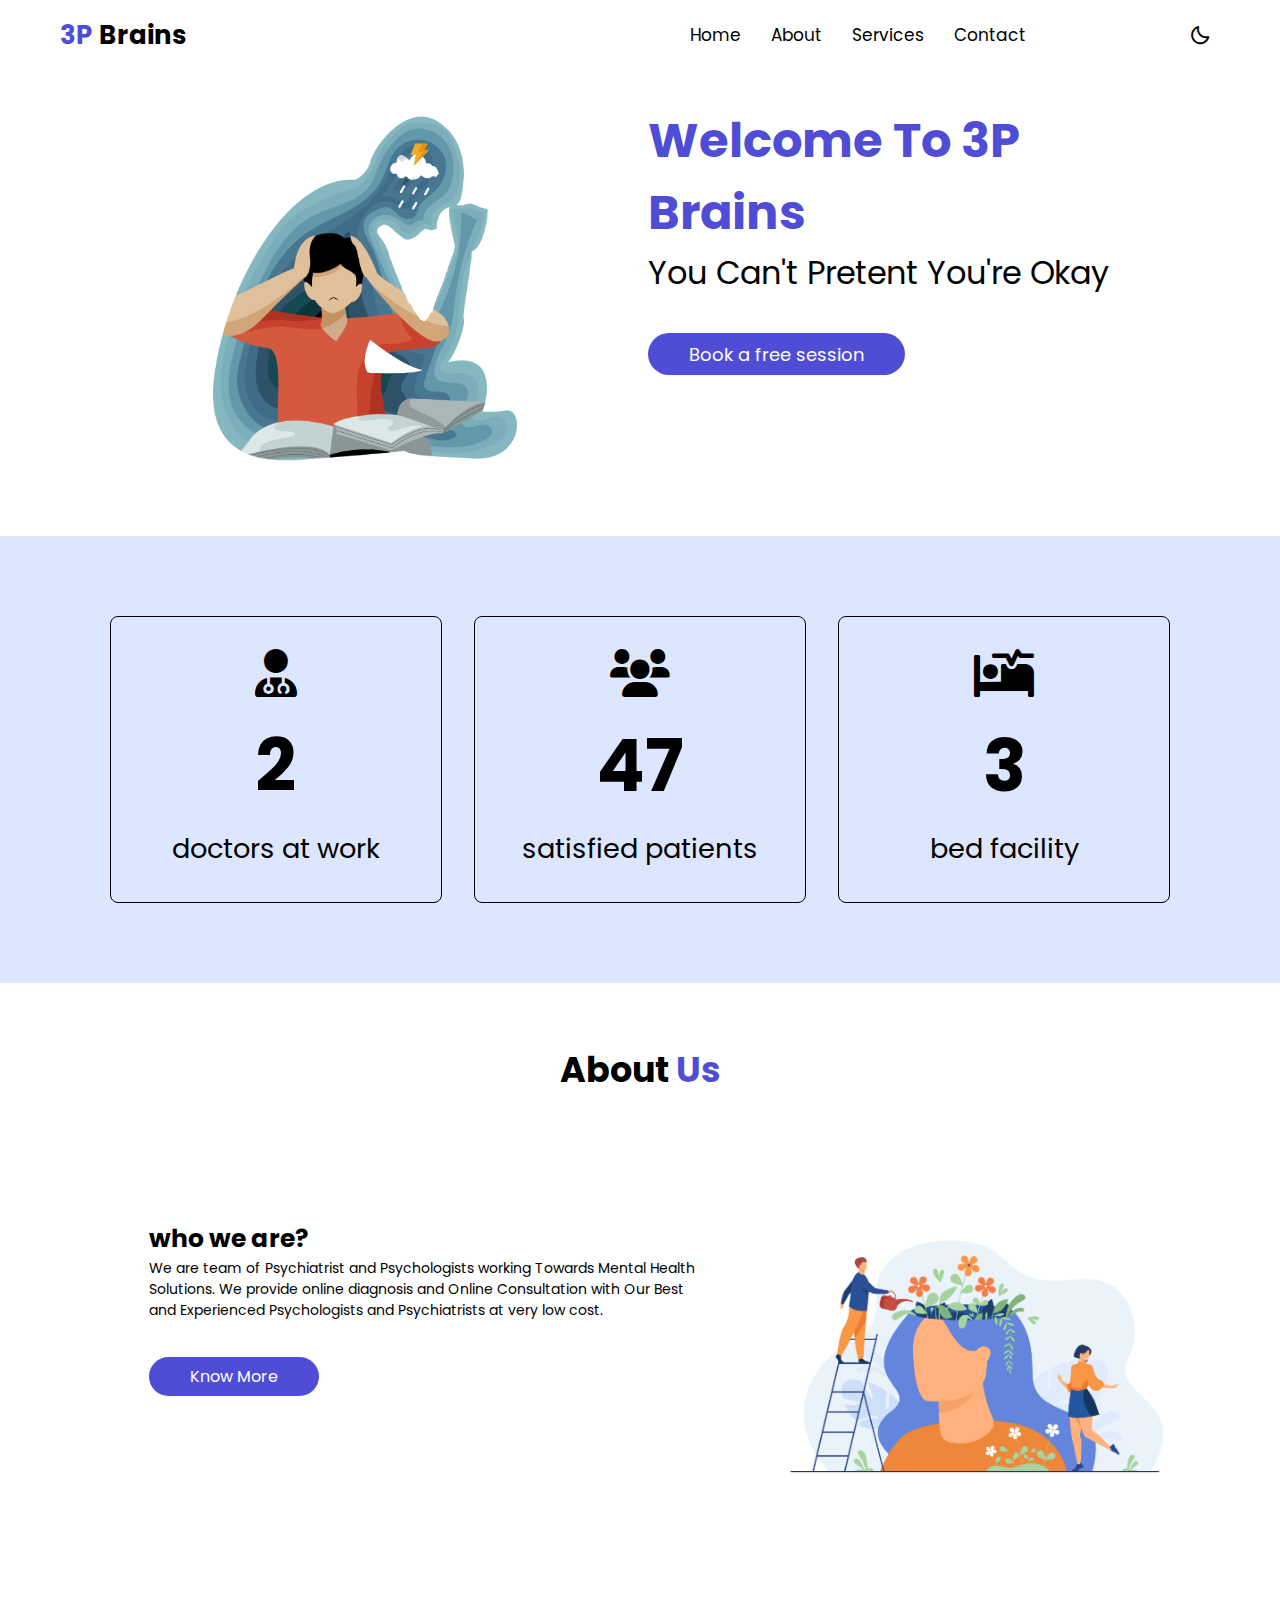
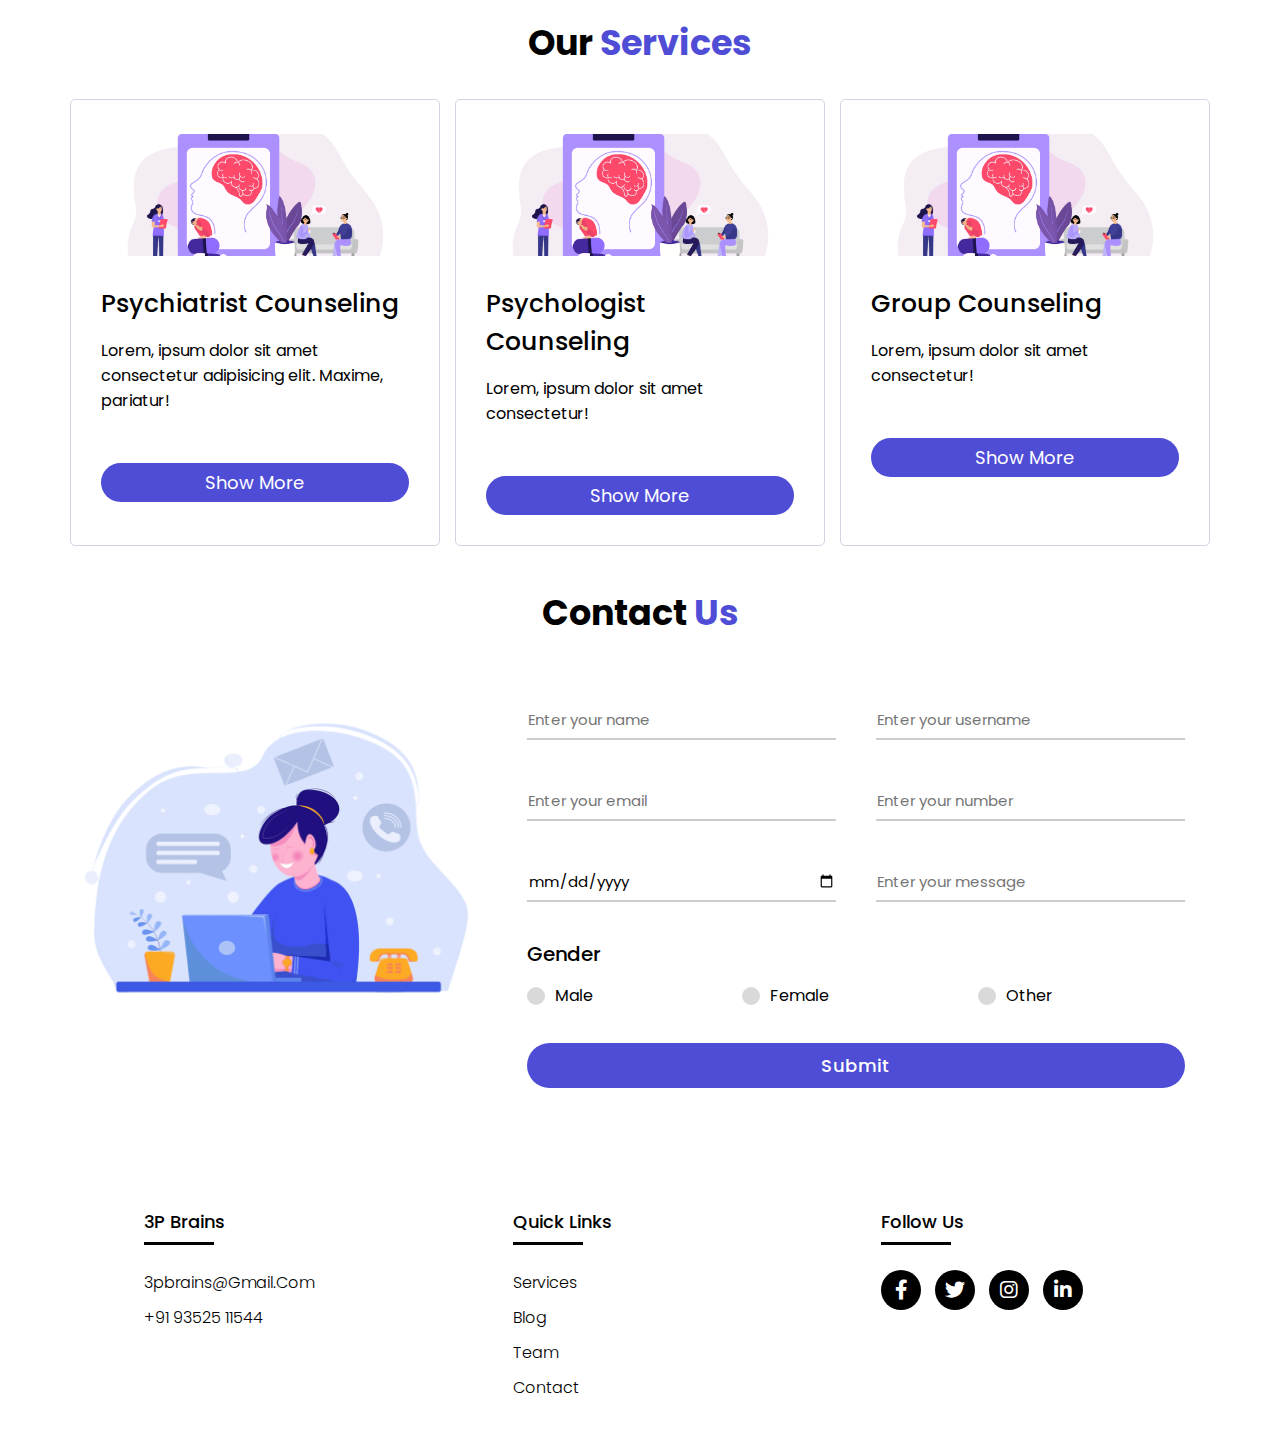
<file: index.html>
<!DOCTYPE html>
<!-- === Coding by CodingLab | www.codinglabweb.com === -->
<html lang="en">

<head>
    <meta charset="UTF-8">
    <meta http-equiv="X-UA-Compatible" content="IE=edge">
    <meta name="viewport" content="width=device-width, initial-scale=1.0">

    <!-- ===== CSS ===== -->
    <link rel="stylesheet" href="css/style.css">

    <link rel="stylesheet" href="./css/responsive.css">

    <!-- ===== Boxicons CSS ===== -->
    <link href='https://unpkg.com/boxicons@2.1.1/css/boxicons.min.css' rel='stylesheet'>
    <link rel="stylesheet" href="https://cdnjs.cloudflare.com/ajax/libs/font-awesome/6.0.0/css/all.min.css"
        integrity="sha512-9usAa10IRO0HhonpyAIVpjrylPvoDwiPUiKdWk5t3PyolY1cOd4DSE0Ga+ri4AuTroPR5aQvXU9xC6qOPnzFeg=="
        crossorigin="anonymous" referrerpolicy="no-referrer" />


        <link rel="icon" type="image/x-icon" href="./images/3P.png">
    <title>3P Brains | Healthcare Plateform | Home</title>
</head>

<body>
    <nav>
        <div class="nav-bar">
            <i class='bx bx-menu sidebarOpen'></i>
            <a href="" class="logo navLogo">3P <span>Brains</span></a>

            <div class="menu">
                <div class="logo-toggle">
                    <a href="" class="logo navLogo">3P <span>Brains</span></a>
                    <i class='bx bx-x siderbarClose'></i>
                </div>

                <ul class="nav-links">
                    <li><a href="#" class="active1">Home</a></li>
                    <li><a href="#about">About</a></li>
                    <li><a href="#services">Services</a></li>
                    <li><a href="#contact">Contact</a></li>
                </ul>
            </div>

            <div class="darkLight">
                <div class="dark-light">
                    <i class='bx bx-moon moon'></i>
                    <i class='bx bx-sun sun'></i>
                </div>
            </div>
        </div>
    </nav>
    <!-- ======================================================home section starts here ================================================ -->
    <section class="home" id="home">
        <div class="image">
            <img src="images/Removal-564.png" alt="">
        </div>
        <div class="content">
            <h3>Welcome To 3P Brains </h3>
            <p>You Can't Pretent You're Okay</p>
            <a href="test_box/box.html" target="_blank" class="btn">Book a free session</a>
        </div>
    </section>
    <!-- ======================================================= -->

    <!-- icons section starts  -->
    <div class="icon-1">

        <section class="icons-container">
            <div class="icons">
                <i class="fas fa-user-md"></i>
                <h3 class="num" data-val="10">00</h3>
                <p>doctors at work</p>
            </div>

            <div class="icons">
                <i class="fas fa-users"></i>
                <h3 class="num" data-val="250">000</h3>
                <p>satisfied patients</p>
            </div>

            <div class="icons">
                <i class="fas fa-procedures"></i>
                <h3 class="num" data-val="15">000</h3>
                <p>bed facility</p>
            </div>

        </section>
    </div>
    <!-- icons section ends -->
    <div class="about-sec">
        <section class="container1" id="about">
            <h1>About <span>Us</span></h1>
            <section class="about">
                <div class="content">
                    <h5>who we are?</h5>
                    <p>We are team of Psychiatrist and Psychologists working Towards Mental Health Solutions. We provide online diagnosis and Online Consultation with Our Best and Experienced Psychologists and Psychiatrists at very low cost.
                    </p>
                    <a href="test_box/box.html" target="_blank" class="btn">Know More</a>
                </div>
                <div class="image">
                    <img src="images/pic.jpg" alt="">
                </div>
            </section>
        </section>
    </div>


    <!-- ====================================== about section====================================== -->




    <!-- ================================================= -->
    


    <div class="blog" id="services">
        <section class="container1 container">
            <h1>Our <span>Services</span></h1>
            <div class="container">
                <div class="main-card1">
                    <div class="cards">
                        <div class="card1">
                            <div class="content">
                                <div class="img">
                                    <img src="images/5568psychiatrist.jpg" alt="">
                                </div>
                                <div class="details">
                                    <div class="title">Psychiatrist Counseling</div>
                                    <div class="job">Lorem, ipsum dolor sit amet consectetur adipisicing elit. Maxime,
                                        pariatur!</div>
                                </div>
                                <a class="btn" href="3p blogs/blog.html" target="_blank">Show More</a>
                            </div>
                        </div>
                        <div class="card1">
                            <div class="content">
                                <div class="img">
                                    <img src="images/5568psychiatrist.jpg" alt="">
                                </div>
                                <div class="details">
                                    <div class="title">Psychologist Counseling</div>
                                    <div class="job">Lorem, ipsum dolor sit amet consectetur!</div>
                                </div>
                                <a class="btn" href="">Show More</a>
                            </div>
                        </div>
                        <div class="card1">
                            <div class="content">
                                <div class="img">
                                    <img src="images/5568psychiatrist.jpg" alt="">
                                </div>
                                <div class="details">
                                    <div class="title">Group Counseling</div>
                                    <div class="job">Lorem, ipsum dolor sit amet consectetur!</div>
                                </div>
                                <a class="btn" href="">Show More</a>
                            </div>
                        </div>
                    </div>
                </div>
            </div>
    </div>
    </div>
    </section>
    </div>


    <!-- ====================Contact section starts here======================= -->
    <div class="contact" id="contact">
        <h1>Contact <span>Us</span></h1>
        <div class="contact-container">

            <div class="contact-content">
                <div class="image-box">
                    <img src="images/contact.png" alt="">
                </div>
                <form action="#">
                    <div class="user-details">
                        <div class="input-box">
                            <!-- <span class="details">Full Name</span> -->
                            <input type="text" placeholder="Enter your name" name="Name" required>
                        </div>
                        <div class="input-box">
                            <!-- <span class="details">Username</span> -->
                            <input type="text" placeholder="Enter your username" name="username" required>
                        </div>
                        <div class="input-box">
                            <!-- <span class="details">Email</span> -->
                            <input type="text" placeholder="Enter your email" name="email" required>
                        </div>
                        <div class="input-box">
                            <!-- <span class="details">Phone Number</span> -->
                            <input type="tel" placeholder="Enter your number" name="mobile" required>
                        </div>
                        <div class="input-box">
                            <!-- <span class="details">Date Of Birth</span> -->
                            <input type="date" placeholder="Enter your dob" name="dob">
                        </div>
                        <div class="input-box">
                            <!-- <span class="details">Message</span> -->
                            <input type="text" placeholder="Enter your message" name="message">
                        </div>

                    </div>

                    <div class="gender-details">
                        <input type="radio" name="gender" id="dot-1">
                        <input type="radio" name="gender" id="dot-2">
                        <input type="radio" name="gender" id="dot-3">
                        <span class="gender-title">Gender</span>
                        <div class="category">
                            <label for="dot-1">
                                <span class="dot one"></span>
                                <span class="gender">Male</span>
                            </label>
                            <label for="dot-2">
                                <span class="dot two"></span>
                                <span class="gender">Female</span>
                            </label>
                            <label for="dot-3">
                                <span class="dot three"></span>
                                <span class="gender">Other</span>
                            </label>
                        </div>
                    </div>
                    <div class="button">
                        <input type="submit" value="Submit">
                    </div>
                </form>
            </div>
        </div>
    </div>
    <!-- ====================Contact section ends here======================= -->

    <!-- ==================<footer================================= -->

    <footer class="footer">
        <div class="container2">
            <div class="row">
                <div class="footer-col">
                    <h4>3P Brains</h4>
                    <ul>
                        <li><a href="mailto:3pbrains@gmail.com" target="_blank">3pbrains@gmail.com</a></li>
                        <li><a href="tel:+91 93525 11544"> +91 93525 11544</a></li>
                        <li><a href="#"> </a></li>
                        <li><a href="#"> </a></li>
                    </ul>
                </div>
                <!-- <div class="footer-col">
                        <h4>get help</h4>
                        <ul>
                            <li><a href="#">FAQ</a></li>
                            <li><a href="#">shipping</a></li>
                            <li><a href="#">returns</a></li>
                            <li><a href="#">order status</a></li>
                            <li><a href="#">payment options</a></li>
                        </ul>
                    </div> -->
                <div class="footer-col">
                    <h4>Quick Links</h4>
                   

                    <ul>
                        <li><a href="#services">Services</a></li>
                        <li><a href="blogs/blog.html" target="_blank">Blog</a></li>
                        <li><a href="our_team/team.html">Team</a></li>
                        <li><a href="">Contact</a></li>
                    </ul>
                </div>
                <div class="footer-col">
                    <h4>follow us</h4>
                    <div class="social-links">
                        <a href="#"><i class="fab fa-facebook-f"></i></a>
                        <a href="#"><i class="fab fa-twitter"></i></a>
                        <a href="#"><i class="fab fa-instagram"></i></a>
                        <a href="#"><i class="fab fa-linkedin-in"></i></a>
                    </div>
                </div>
            </div>
        </div>
    </footer>




    <script src="script.js"></script>

</body>

</html>
</file>
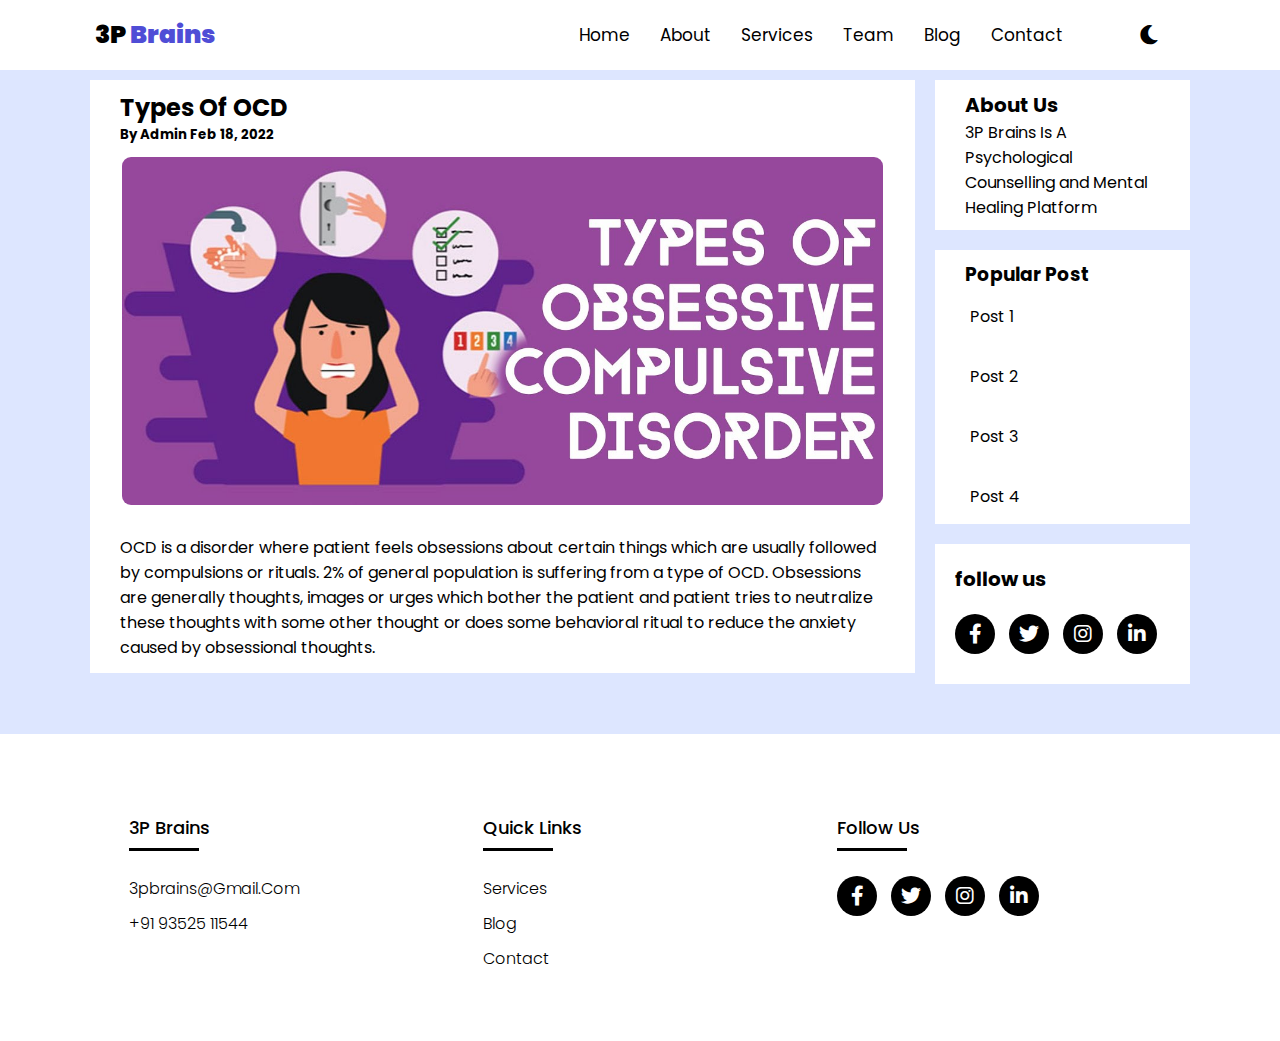
<file: 3p blogs/blog.html>
<!DOCTYPE html>
<html lang="en">

<head>
    <meta charset="UTF-8">
    <meta http-equiv="X-UA-Compatible" content="IE=edge">
    <meta name="viewport" content="width=device-width, initial-scale=1.0">
    <link rel="stylesheet" href="css/style.css">
    <link rel="stylesheet" href="css/responsive.css">
    <link rel="stylesheet" href="https://cdnjs.cloudflare.com/ajax/libs/font-awesome/6.0.0/css/all.min.css"
        integrity="sha512-9usAa10IRO0HhonpyAIVpjrylPvoDwiPUiKdWk5t3PyolY1cOd4DSE0Ga+ri4AuTroPR5aQvXU9xC6qOPnzFeg=="
        crossorigin="anonymous" referrerpolicy="no-referrer" />
    <link href='https://unpkg.com/boxicons@2.1.1/css/boxicons.min.css' rel='stylesheet'>


    <title>3P Brains | Healthcare Plateform</title>
</head>


<body>
    <nav>
        <div class="nav-bar">

            <i class='bx bx-menu sidebarOpen'></i>
            <a href="../index.html" class="logo navLogo">3P <span>Brains</span></a>
            <div class="menu">
                <div class="logo-toggle">
                    <span class="logo"><a href="#">3P Brains</a></span>
                    <i class='bx bx-x siderbarClose'></i>
                </div>

                <ul class="nav-links">
                    <li><a href="../index.html">Home</a></li>
                    <li><a href="#about">About</a></li>
                    <li><a href="#Services">Services</a></li>
                    <li><a href="../index.html#team">Team</a></li>
                    <li><a href="#blog">Blog</a></li>
                    <li><a href="#">Contact</a></li>
                </ul>
            </div>

            <div class="darkLight">
                <div class="dark-light">
                    <i class="fa-solid fa-moon"></i>
                    <i class="fa-solid fa-sun"></i>

                </div>

            </div>
        </div>
        </div>
    </nav>
<!-- ==============================navbar ends here=========================================== -->



<div class="body">
    <div class="main-main">
    <div class="row">
      <div class="leftcolumn">
    
        <div class="card1">
          <h2>Types Of OCD</h2>
          <h5>By Admin Feb 18, 2022</h5>
          <div class="post-img">
            <img src="images/ocd-types.jpg" alt="">
          </div>
          <p>
            OCD is a disorder where patient feels obsessions about certain things which are usually followed by compulsions or rituals. 
            2% of general population is suffering from a type of OCD.
            Obsessions are generally thoughts, images or urges which bother the patient and patient tries to neutralize these thoughts with some other thought or does some behavioral ritual to reduce the anxiety caused by obsessional thoughts.
          </p>

          <h4>
            There are many types of OCD –
          </h4>

          <ol>
            1.	AGGRESSIVE OBSESSIONS & COMPULSIONS <br>
            2.	CONTAMINATION OBSESSIONS <br>
            3.	SEXUAL OBSESSIONS <br>
            4.	RELIGIOUS OBSESSIONS <br>
            5.	OBSESSION WITH NEED FOR SYMMETRY OR EXACTNESS <br>
          </ol>

          <h4>
            1. AGGRESSIVE OBSESSIONS & COMPULSIONS –
          </h4>

        <ul>
            <li>Fear might harm others</li>
            <li>Fear might harm others</li>
            <li>Violent or horrific images</li>
            <li>Fear of blurting out obscenities or insults </li>
            <li>Fear of doing something else embarrassing </li>
            <li>Fear will act on unwanted impulses </li>
            <li>Fear will steal things s</li>
            <li>Fear will harm others because not careful enough </li>
        </ul>

        <h4>
           2. CONTAMINATION OBSESSIONS – 
          </h4>

        <ul>
            <li>Fear might harm others</li>
            <li>Violent or horrific images</li>
            <li>Violent or horrific images</li>
            <li>Violent or horrific images</li>
            <li>Violent or horrific images</li>
            <li>Violent or horrific images</li>
            <li>Violent or horrific images</li>
            <li>Violent or horrific images</li>
        </ul>

        <h4>
            3.	SEXUAL OBSESSIONS –
          </h4>

        <ul>
            <li>Fear might harm others</li>
            <li>Violent or horrific images</li>
            <li>Violent or horrific images</li>
            <li>Violent or horrific images</li>
            <li>Violent or horrific images</li>
            <li>Violent or horrific images</li>
            <li>Violent or horrific images</li>
            <li>Violent or horrific images</li>
        </ul>

        <h4>
            4.	RELIGIOUS OBSESSIONS –
          </h4>

        <ul>
            <li>Fear might harm others</li>
            <li>Violent or horrific images</li>
            <li>Violent or horrific images</li>
            <li>Violent or horrific images</li>
            <li>Violent or horrific images</li>
            <li>Violent or horrific images</li>
            <li>Violent or horrific images</li>
            <li>Violent or horrific images</li>
        </ul>

        <h4>
            5.	OBSESSION WITH NEED FOR SYMMETRY OR EXACTNESS –
          </h4>

        <ul>
            <li>Fear might harm others</li>
            <li>Violent or horrific images</li>
            <li>Violent or horrific images</li>
            <li>Violent or horrific images</li>
            <li>Violent or horrific images</li>
            <li>Violent or horrific images</li>
            <li>Violent or horrific images</li>
            <li>Violent or horrific images</li>
        </ul>







        </div>
      </div>
      <div class="rightcolumn">
        <div class="card2">
          <h2>About Us</h2>
          <div class="about-sec"></div>
          <p>3P Brains Is A Psychological Counselling and Mental Healing Platform</p>
        </div>
        <div class="card2">
          <h3>Popular Post</h3>
          <div class="posts">Post 1</div><br>
          <div class="posts">Post 2</div><br>

          <div class="posts">Post 3</div><br>
          <div class="posts">Post 4</div>
        </div>
        <div class="follow-card">
            <h4>follow us</h4>
            <div class="social-links">
                <a href="#"><i class="fab fa-facebook-f"></i></a>
                <a href="#"><i class="fab fa-twitter"></i></a>
                <a href="#"><i class="fab fa-instagram"></i></a>
                <a href="#"><i class="fab fa-linkedin-in"></i></a>
        </div>
        </div>
      </div>
    </div>
    </div>
    </div>
    
    
    
    
    
   

<!-- ==================<footer================================= -->

    <footer class="footer">
        <div class="container2">
            <div class="row">
                <div class="footer-col">
                    <h4>3P Brains</h4>
                    <ul>
                        <li><a href="mailto:3pbrains@gmail.com"   target="_blank">3pbrains@gmail.com</a></li>
                        <li><a href="tel:+91 93525 11544"> +91 93525 11544</a></li>
                        <li><a href="#"> </a></li>
                        <li><a href="#"> </a></li>
                    </ul>
                </div>
                <div class="footer-col">
                    <h4>Quick Links</h4>
                    <ul>
                        <li><a href="#">Services</a></li>
                        <li><a href="#">Blog</a></li>
                        <li><a href="#">Contact</a></li>
                    </ul>
                </div>
                <div class="footer-col">
                    <h4>follow us</h4>
                    <div class="social-links">
                        <a href="#"><i class="fab fa-facebook-f"></i></a>
                        <a href="#"><i class="fab fa-twitter"></i></a>
                        <a href="#"><i class="fab fa-instagram"></i></a>
                        <a href="#"><i class="fab fa-linkedin-in"></i></a>
                    </div>
                </div>
            </div>
        </div>
    </footer>
    <script src="js/web.js"></script>

</body>

</html>
</file>
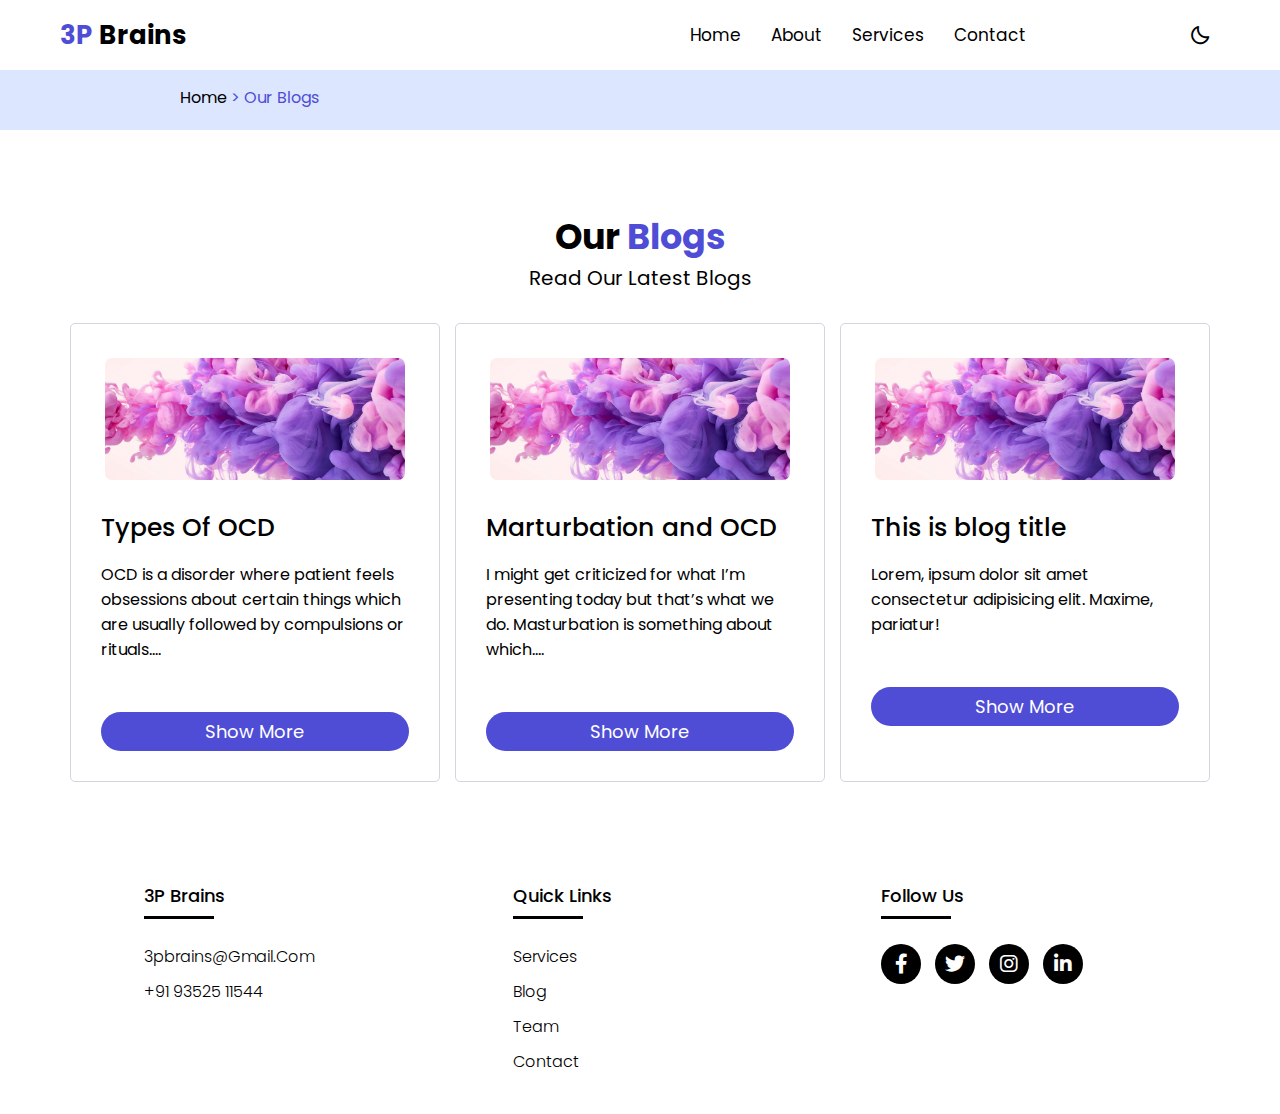
<file: blogs/blog.html>
<!DOCTYPE html>
<html lang="en">
<head>
    <meta charset="UTF-8">
    <meta http-equiv="X-UA-Compatible" content="IE=edge">
    <meta name="viewport" content="width=device-width, initial-scale=1.0">
    <title>Our Blogs</title>
    <link rel="stylesheet" href="../css/style.css">
    <link rel="stylesheet" href="../css/responsive.css">

    <link href='https://unpkg.com/boxicons@2.1.1/css/boxicons.min.css' rel='stylesheet'>
    <link rel="stylesheet" href="https://cdnjs.cloudflare.com/ajax/libs/font-awesome/6.0.0/css/all.min.css"
        integrity="sha512-9usAa10IRO0HhonpyAIVpjrylPvoDwiPUiKdWk5t3PyolY1cOd4DSE0Ga+ri4AuTroPR5aQvXU9xC6qOPnzFeg=="
        crossorigin="anonymous" referrerpolicy="no-referrer" />


    <link rel="icon" type="image/x-icon" href="../images/3P.png">

</head>
<body>
        <!-- ========================================================= -->
        <nav>
            <div class="nav-bar">
                <i class='bx bx-menu sidebarOpen'></i>
                <a href="../index.html" class="logo navLogo">3P <span>Brains</span></a>
    
                <div class="menu">
                    <div class="logo-toggle">
                        <a href="" class="logo navLogo">3P <span>Brains</span></a>
                        <i class='bx bx-x siderbarClose'></i>
                    </div>
    
                    <ul class="nav-links">
                        <li><a href="../index.html">Home</a></li>
                        <li><a href="../index.html#about">About</a></li>
                        <li><a href="../index.html#services">Services</a></li>
                        <li><a href="../index.html#contact">Contact</a></li>
                    </ul>
                </div>
    
                <div class="darkLight">
                    <div class="dark-light">
                        <i class='bx bx-moon moon'></i>
                        <i class='bx bx-sun sun'></i>
                    </div>
                </div>
            </div>
        </nav>
    
        <div class="head-blog">
         <a href="../index.html">Home</a><span> > Our Blogs
         </span>
        </div>

    <div class="blog" id="blog">
        <section class="container1 container">
            <h1>Our <span>Blogs</span></h1>
            <p>Read Our Latest Blogs</p>
            <div class="container">
                <div class="main-card1">
                    <div class="cards">
                        <div class="card1">
                            <div class="content">
                                <div class="img">
                                    <img src="../images/blog.jpg" alt="">
                                </div>
                                <div class="details">
                                    <div class="title">Types Of OCD</div>
                                    <div class="job">OCD is a disorder where patient feels obsessions about certain things which are usually followed by compulsions or rituals....</div>
                                </div>
                                <a class="btn" href="../blog_main/blog.html" target="_blank">Show More</a>
                            </div>
                        </div>
                        <div class="card1">
                            <div class="content">
                                <div class="img">
                                    <img src="../images/blog.jpg" alt="">
                                </div>
                                <div class="details">
                                    <div class="title">Marturbation and OCD</div>
                                    <div class="job">I might get criticized for what I’m presenting today but that’s what we do. Masturbation is something about which....</div>
                                </div>
                                <a class="btn" href="">Show More</a>
                            </div>
                        </div>
                        <div class="card1">
                            <div class="content">
                                <div class="img">
                                    <img src="../images/blog.jpg" alt="">
                                </div>
                                <div class="details">
                                    <div class="title">This is blog title</div>
                                    <div class="job">Lorem, ipsum dolor sit amet consectetur adipisicing elit. Maxime,
                                        pariatur!</div>
                                </div>
                                <a class="btn" href="">Show More</a>
                            </div>
                        </div>
                    </div>
                </div>
            </div>
    </div>
    </div>
    </section>
    </div>




    <!-- ==================<footer================================= -->

        <footer class="footer">
            <div class="container2">
                <div class="row">
                    <div class="footer-col">
                        <h4>3P Brains</h4>
                        <ul>
                            <li><a href="mailto:3pbrains@gmail.com" target="_blank">3pbrains@gmail.com</a></li>
                            <li><a href="tel:+91 93525 11544"> +91 93525 11544</a></li>
                            <li><a href="#"> </a></li>
                            <li><a href="#"> </a></li>
                        </ul>
                    </div>
                    <!-- <div class="footer-col">
                            <h4>get help</h4>
                            <ul>
                                <li><a href="#">FAQ</a></li>
                                <li><a href="#">shipping</a></li>
                                <li><a href="#">returns</a></li>
                                <li><a href="#">order status</a></li>
                                <li><a href="#">payment options</a></li>
                            </ul>
                        </div> -->
                    <div class="footer-col">
                        <h4>Quick Links</h4>
                        <ul>
                            <li><a href="#services">Services</a></li>
                            <li><a href="../blogs/blog.html">Blog</a></li>
                            <li><a href="../our_team/team.html" target="_blank">Team</a></li>
                            <li><a href="">Contact</a></li>
                        </ul>
                    </div>
                    <div class="footer-col">
                        <h4>follow us</h4>
                        <div class="social-links">
                            <a href="#"><i class="fab fa-facebook-f"></i></a>
                            <a href="#"><i class="fab fa-twitter"></i></a>
                            <a href="#"><i class="fab fa-instagram"></i></a>
                            <a href="#"><i class="fab fa-linkedin-in"></i></a>
                        </div>
                    </div>
                </div>
            </div>
        </footer>

    <script src="../script.js"></script>
</body>
</html>
</file>
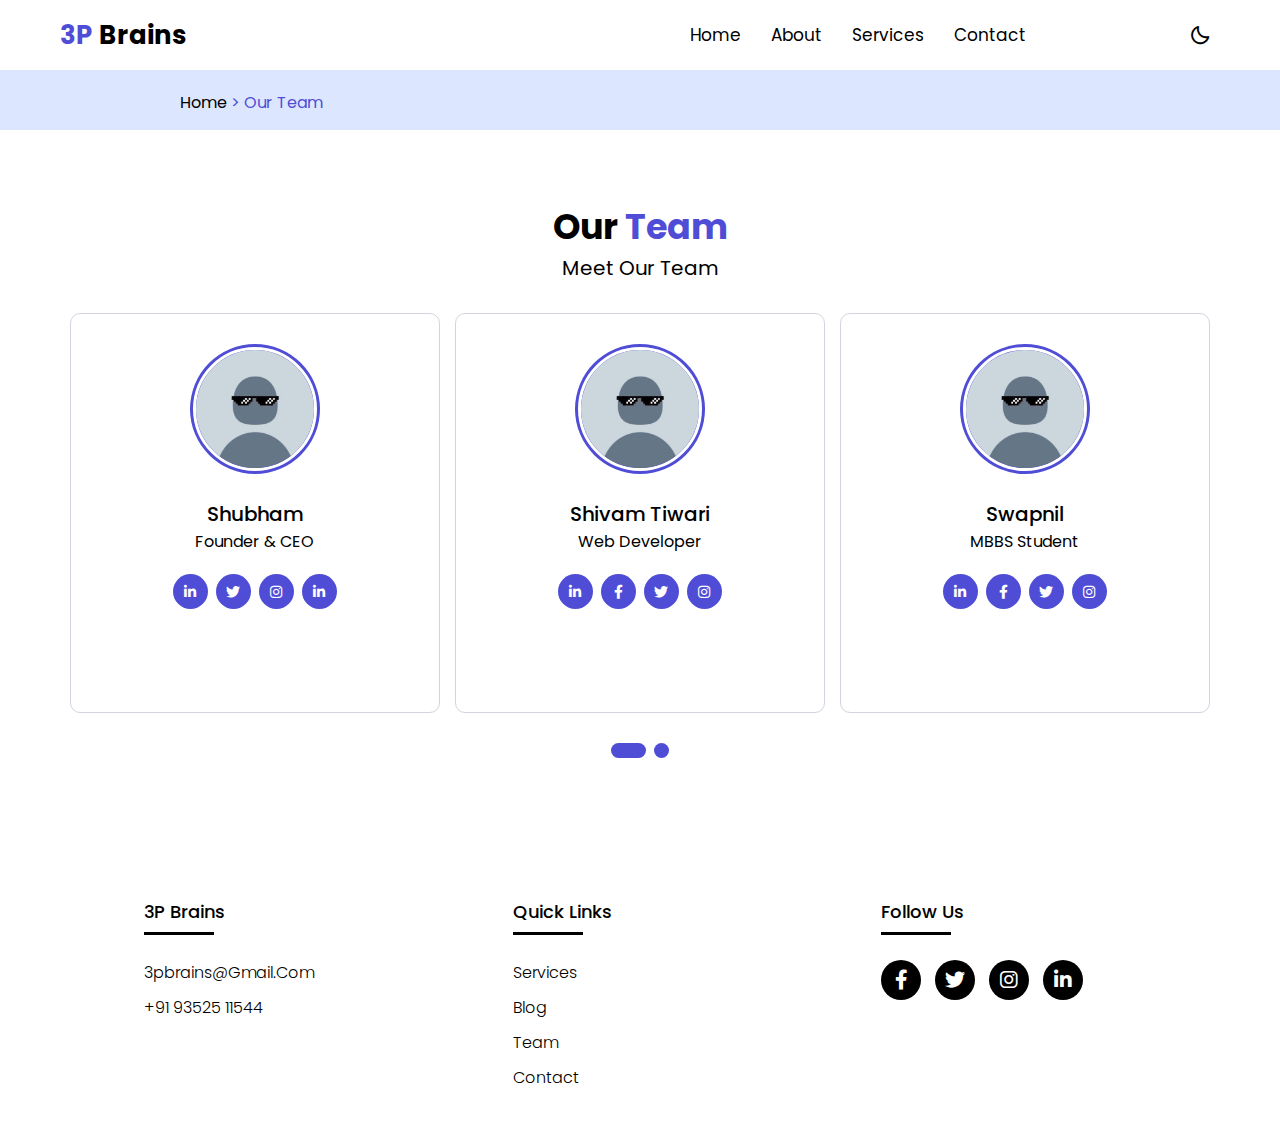
<file: our_team/team.html>
<!DOCTYPE html>
<html lang="en">

<head>
    <meta charset="UTF-8">
    <meta http-equiv="X-UA-Compatible" content="IE=edge">
    <meta name="viewport" content="width=device-width, initial-scale=1.0">
    <title>Our Team</title>
    <link rel="stylesheet" href="../css/style.css">
    <link rel="stylesheet" href="../css/responsive.css">
    <link href='https://unpkg.com/boxicons@2.1.1/css/boxicons.min.css' rel='stylesheet'>

    <link rel="stylesheet" href="https://cdnjs.cloudflare.com/ajax/libs/font-awesome/6.0.0/css/all.min.css"
        integrity="sha512-9usAa10IRO0HhonpyAIVpjrylPvoDwiPUiKdWk5t3PyolY1cOd4DSE0Ga+ri4AuTroPR5aQvXU9xC6qOPnzFeg=="
        crossorigin="anonymous" referrerpolicy="no-referrer">
    <link rel="icon" type="image/x-icon" href="../images/3P.png">

</head>

<body>

    <!-- ========================================================= -->
    <nav>
        <div class="nav-bar">
            <i class='bx bx-menu sidebarOpen'></i>
            <a href="../index.html" class="logo navLogo">3P <span>Brains</span></a>

            <div class="menu">
                <div class="logo-toggle">
                    <a href="" class="logo navLogo">3P <span>Brains</span></a>
                    <i class='bx bx-x siderbarClose'></i>
                </div>

                <ul class="nav-links">
                    <li><a href="../index.html">Home</a></li>
                    <li><a href="../index.html#about">About</a></li>
                    <li><a href="../index.html#services">Services</a></li>
                    <li><a href="../index.html#contact">Contact</a></li>
                </ul>
            </div>

            <div class="darkLight">
                <div class="dark-light">
                    <i class='bx bx-moon moon'></i>
                    <i class='bx bx-sun sun'></i>
                </div>
            </div>
        </div>
    </nav>

    <div class="head">
        <a href="../index.html">Home</a><span> > Our Team</span>
    </div>

    <div class="team" id="team">
        <section class="container1">
            <h1>Our <span>Team</span></h1>
            <p>Meet Our Team</p>
            <div class="container">
                <input type="radio" name="dot" id="one">
                <input type="radio" name="dot" id="two">
                <div class="main-card">
                    <div class="cards">
                        <div class="card">
                            <div class="content">
                                <div class="img">
                                    <img src="../images/dp.jpg" alt="">
                                </div>
                                <div class="details">
                                    <div class="name">Shubham</div>
                                    <div class="job">Founder & CEO</div>
                                </div>
                                <div class="media-icons">

                                    <a href=""><i class="fab fa-linkedin-in"></i></a>
                                    <a href="#"><i class="fab fa-twitter"></i></a>
                                    <a href="#"><i class="fab fa-instagram"></i></a>
                                    <a href=""><i class="fab fa-linkedin-in"></i></a>
                                </div>
                            </div>
                        </div>
                        <div class="card">
                            <div class="content">
                                <div class="img">
                                    <img src="../images/dp.jpg" alt="">
                                </div>
                                <div class="details">
                                    <div class="name">Shivam Tiwari</div>
                                    <div class="job">Web Developer</div>
                                </div>
                                <div class="media-icons">
                                    <a href=""><i class="fab fa-linkedin-in"></i></a>
                                    <a href="#"><i class="fab fa-facebook-f"></i></a>
                                    <a href="#"><i class="fab fa-twitter"></i></a>
                                    <a href="#"><i class="fab fa-instagram"></i></a>

                                </div>
                            </div>
                        </div>
                        <div class="card">
                            <div class="content">
                                <div class="img">
                                    <img src="../images/dp.jpg" alt="">
                                </div>
                                <div class="details">
                                    <div class="name">Swapnil</div>
                                    <div class="job">MBBS Student</div>
                                </div>
                                <div class="media-icons">
                                    <a href=""><i class="fab fa-linkedin-in"></i></a>
                                    <a href="#"><i class="fab fa-facebook-f"></i></a>
                                    <a href="#"><i class="fab fa-twitter"></i></a>
                                    <a href="#"><i class="fab fa-instagram"></i></a>


                                </div>
                            </div>
                        </div>
                    </div>
                    <div class="cards">
                        <div class="card">
                            <div class="content">
                                <div class="img">
                                    <img src="../images/dp.jpg" alt="">
                                </div>
                                <div class="details">
                                    <div class="name">4</div>
                                    <div class="job">Your job</div>
                                </div>
                                <div class="media-icons">
                                    <a href=""><i class="fab fa-linkedin-in"></i></a>
                                    <a href="#"><i class="fab fa-facebook-f"></i></a>
                                    <a href="#"><i class="fab fa-twitter"></i></a>
                                    <a href="#"><i class="fab fa-instagram"></i></a>

                                </div>
                            </div>
                        </div>
                        <div class="card">
                            <div class="content">
                                <div class="img">
                                    <img src="../images/dp.jpg" alt="">
                                </div>
                                <div class="details">
                                    <div class="name"> 5</div>
                                    <div class="job">Your job</div>
                                </div>
                                <div class="media-icons">
                                    <a href=""><i class="fab fa-linkedin-in"></i></a>
                                    <a href="#"><i class="fab fa-facebook-f"></i></a>
                                    <a href="#"><i class="fab fa-twitter"></i></a>
                                    <a href="#"><i class="fab fa-instagram"></i></a>

                                </div>
                            </div>
                        </div>
                        <div class="card">
                            <div class="content">
                                <div class="img">
                                    <img src="../images/dp.jpg" alt="">
                                </div>
                                <div class="details">
                                    <div class="name">6</div>
                                    <div class="job">Your job</div>
                                </div>
                                <div class="media-icons">
                                    <a href=""><i class="fab fa-linkedin-in"></i></a>
                                    <a href="#"><i class="fab fa-facebook-f"></i></a>
                                    <a href="#"><i class="fab fa-twitter"></i></a>
                                    <a href="#"><i class="fab fa-instagram"></i></a>

                                </div>
                            </div>
                        </div>
                    </div>
                </div>
                <div class="button">
                    <label for="one" class=" active one"></label>
                    <label for="two" class="two"></label>
                </div>
            </div>

        </section>
    </div>


    <!-- ==================<footer================================= -->

    <footer class="footer">
        <div class="container2">
            <div class="row">
                <div class="footer-col">
                    <h4>3P Brains</h4>
                    <ul>
                        <li><a href="mailto:3pbrains@gmail.com" target="_blank">3pbrains@gmail.com</a></li>
                        <li><a href="tel:+91 93525 11544"> +91 93525 11544</a></li>
                        <li><a href="#"> </a></li>
                        <li><a href="#"> </a></li>
                    </ul>
                </div>
                <!-- <div class="footer-col">
                            <h4>get help</h4>
                            <ul>
                                <li><a href="#">FAQ</a></li>
                                <li><a href="#">shipping</a></li>
                                <li><a href="#">returns</a></li>
                                <li><a href="#">order status</a></li>
                                <li><a href="#">payment options</a></li>
                            </ul>
                        </div> -->
                <div class="footer-col">
                    <h4>Quick Links</h4>
                    <ul>
                        <li><a href="#services">Services</a></li>
                        <li><a href="../blogs/blog.html">Blog</a></li>
                        <li><a href="../our_team/team.html" target="_blank">Team</a></li>
                        <li><a href="">Contact</a></li>
                    </ul>
                </div>
                <div class="footer-col">
                    <h4>follow us</h4>
                    <div class="social-links">
                        <a href="#"><i class="fab fa-facebook-f"></i></a>
                        <a href="#"><i class="fab fa-twitter"></i></a>
                        <a href="#"><i class="fab fa-instagram"></i></a>
                        <a href="#"><i class="fab fa-linkedin-in"></i></a>
                    </div>
                </div>
            </div>
        </div>
    </footer>

    <!-- ================================================= -->
    <script src="../script.js"></script>
</body>

</html>
</file>
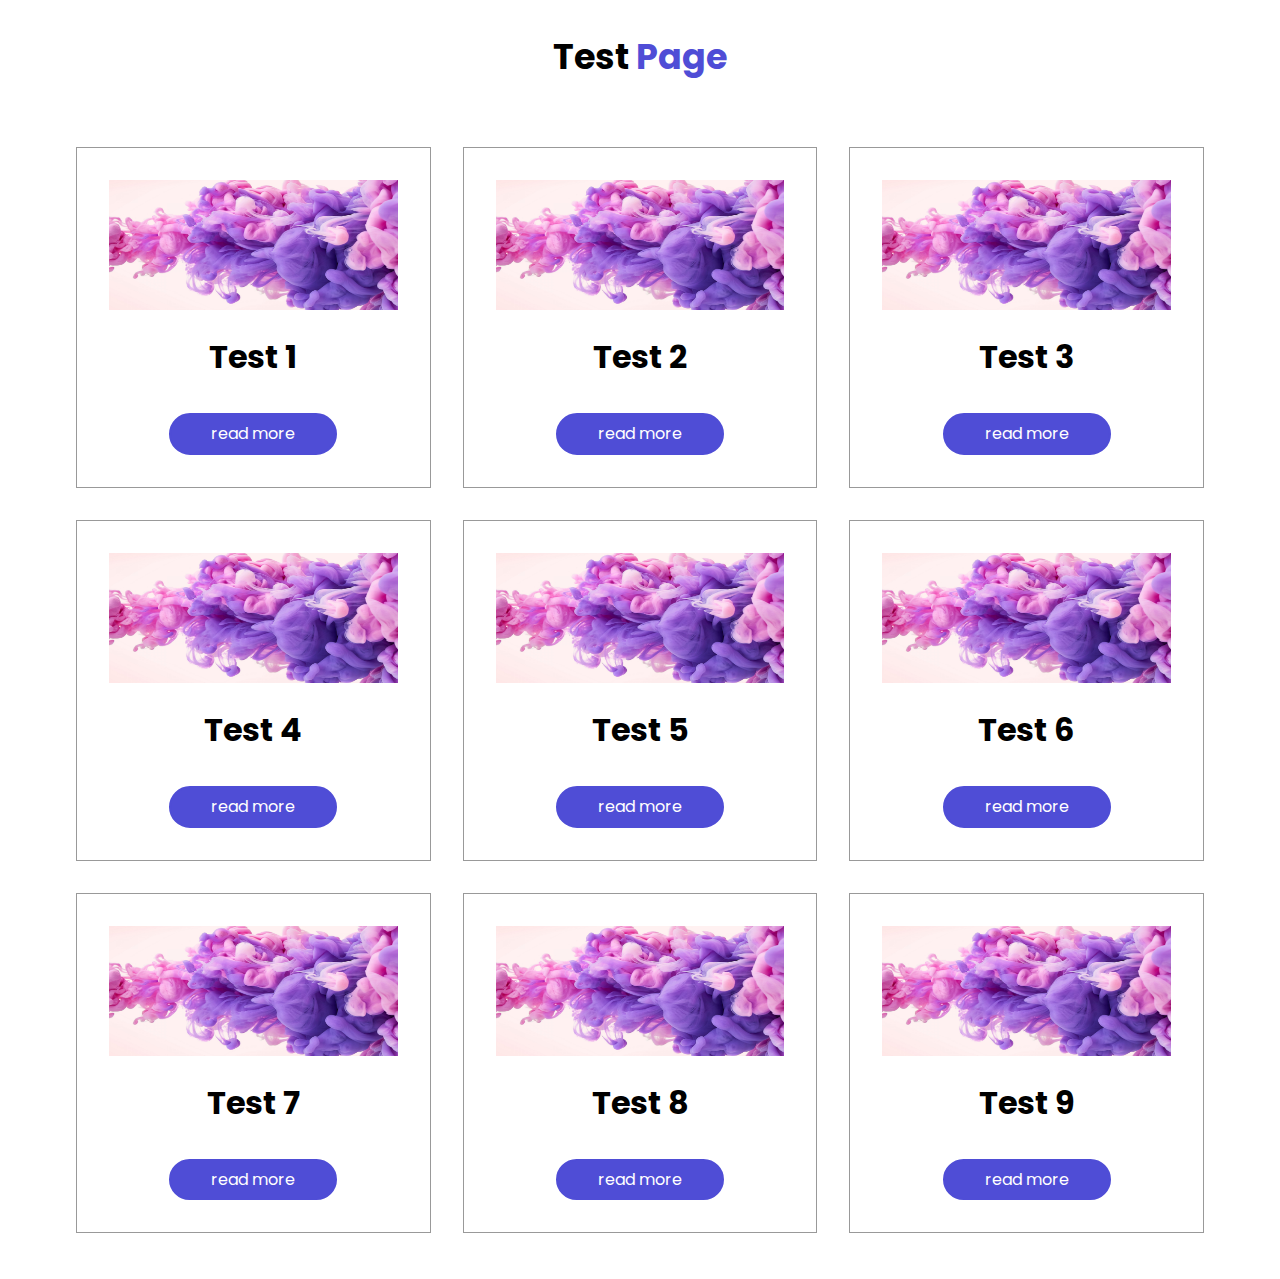
<file: test_box/box.html>
<!DOCTYPE html>
<html lang="en">
<head>
    <meta charset="UTF-8">
    <meta http-equiv="X-UA-Compatible" content="IE=edge">
    <meta name="viewport" content="width=device-width, initial-scale=1.0">
    <title>Test Page</title>
    <link rel="stylesheet" href="../css/style.css">
    <link rel="stylesheet" href="../css/responsive.css">
    <link rel="stylesheet" href="box.css">

</head>
<body>
    
<div class="home">
        <section class="container1 team service" id="service">
            <h1>Test <span>Page</span></h1>
    <div class="box-container">

        <div class="box">
            <img src="../images/blog.jpg" alt="">
            <h3>Test 1</h3>
            <a href="#" class="btn">read more</a>
        </div>

        <div class="box">
            <img src="../images/blog.jpg" alt="">
            <h3>Test 2</h3>
            <a href="#" class="btn">read more</a>
        </div>

        <div class="box">
            <img src="../images/blog.jpg" alt="">
            <h3>Test 3</h3>
            <a href="#" class="btn">read more</a>
        </div>

        <div class="box">
            <img src="../images/blog.jpg" alt="">
            <h3>Test 4</h3>
            <a href="#" class="btn">read more</a>
        </div>

        <div class="box">
            <img src="../images/blog.jpg" alt="">
            <h3>Test 5</h3>
            <a href="#" class="btn">read more</a>
        </div>

        <div class="box">
            <img src="../images/blog.jpg" alt="">
            <h3>Test 6</h3>
            <a href="#" class="btn">read more</a>
        </div>

        <div class="box">
            <img src="../images/blog.jpg" alt="">
            <h3>Test 7</h3>
            <a href="#" class="btn">read more</a>
        </div>

        <div class="box">
            <img src="../images/blog.jpg" alt="">
            <h3>Test 8</h3>
            <a href="#" class="btn">read more</a>
        </div>

        <div class="box">
            <img src="../images/blog.jpg" alt="">
            <h3>Test 9</h3>
            <a href="#" class="btn">read more</a>
        </div>
    </div>
</section>
</div>

</body>
</html>
</file>
<file: css/style.css>
/* ===== Google Font Import - Poppins ===== */
@import url('https://fonts.googleapis.com/css2?family=Poppins:wght@300;400;500;600&display=swap');

*{
    margin: 0;
    padding: 0;
    box-sizing: border-box;
    font-family: 'Poppins', sans-serif;
    transition: all 0.5s ease;;
}


/* ===== Colours ===== */

:root {
    --body-color: #dde6ff;
    --nav-color: #fff;
    --text-color: rgb(0, 0, 0);
    --hover-color: rgb(79, 77, 214);
    --span-color: rgb(98, 0, 255);
    --border-coloe: #d4d4e1;
    --icon-bg: rgb(75, 75, 218);
    --icon-color: #fff;
    --body-light: #fff;
    --static-color: rgb(79, 77, 214);
  }
  
  body.dark {
    --body-color: #18191a;
    --nav-color: #242526;
    --text-color: #fff;
    --hover-color: rgb(0, 255, 55);
    --static-color: rgb(0, 255, 55);
    --border-coloe: #fff;
    --icon-color: rgb(0, 0, 0);
    --body-light: rgb(0, 0, 0);
  }

  .btn {
    display: inline-block;
    margin-top: 1rem;
    padding: 0.4rem 2.5rem;
    font-size: 1rem;
    color: var(--yellow);
    border: 0.2rem solid var(--yellow);
    cursor: pointer;
    background: none;
    text-decoration: none;
  }
  h1 {
    font-size: 35px;
  }
  p {
    font-size: 20px;
  }



nav{
    position: fixed;
    top: 0;
    left: 0;
    height: 70px;
    width: 100%;
    background-color: var(--nav-color);
    z-index: 100;
}


nav .nav-bar{
    position: relative;
    height: 100%;
    max-width: 1200px;
    width: 100%;
    background-color: var(--nav-color);
    margin: 0 auto;
    padding: 0 20px;
    display: flex;
    align-items: center;
    justify-content: space-between;
}

nav .nav-bar .sidebarOpen{
    color: var(--text-color);
    font-size: 25px;
    padding: 5px;
    cursor: pointer;
    display: none;
}

nav .nav-bar .logo a{
    font-size: 25px;
    font-weight: 500;
    color: var(--text-color);
    text-decoration: none;
}

.menu .logo-toggle{
    display: none;
}

.nav-bar .nav-links{
    display: flex;
    align-items: center;
}

.nav-bar .nav-links li{
    margin: 0 5px;
    list-style: none;
}

.nav-links li a{
    position: relative;
    font-size: 17px;
    font-weight: 400;
    color: var(--text-color);
    text-decoration: none;
    padding: 10px;
}
.nav-bar ul{
    margin-right:-350px ;
}
.nav-bar a{
  font-size: 26px;
  font-weight: 700;
  color: var(--hover-color);
  text-decoration: none;
}
.nav-bar a span{
  color: var(--text-color);
}
.nav-bar a:hover{
  color: var(--hover-color);
}

.nav-bar .darkLight{
    display: flex;
    align-items: center;
}

.darkLight .dark-light{
    height: 40px;
    width: 40px;
    display: flex;
    align-items: center;
    justify-content: center;
    
}

.dark-light i{
    position: absolute;
    color: var(--text-color);
    font-size: 22px;
    cursor: pointer;
    transition: all 0.3s ease;
}

.dark-light i.sun{
    opacity: 0;
    pointer-events: none;
}

.dark-light.active i.sun{
    opacity: 1;
    pointer-events: auto;
}

.dark-light.active i.moon{
    opacity: 0;
    pointer-events: none;
}



/* ========================================================== */

section {
    padding: 0 7%;
    padding-top: 6rem;
    padding-bottom: 2rem;
  }

  .home {
    display: flex;
    align-items: center;
    flex-wrap: wrap;
    background-color: var(--body-light);
  }
  
  .home .image {
    padding-bottom: 1rem;
    flex: 1 1 30rem;
  }
  
  .home .content {
    padding: 0.5rem;
    flex: 1 1 30rem;
    padding-bottom: 8rem;
  }
  
  .home .content h3 {
    color: var(--hover-color);
    font-size: 3rem;
  }
  
  .container1 .home .about p{
    font-size: 16px;
    color: red;
    text-align: left;
  }

  .container1 .home .about a{
    align-items: left;
    color: black;
    text-align: left;

  }
  .home .content p {
    color: var(--text-color);
    font-size: 2rem;
    padding-bottom: 20px;
  }
  
  .home .content a {
    border: 1px solid transparent;
    border-radius: 50px;
  }
  
  .home .image img {
    width: 100%;
  }
  
  .home .content .btn {
    color: var(--body-light);
    background: var(--hover-color);
  }
  
  .home .content .btn:hover {
    color: #fff;
    background: red;
    border-color: rgb(255, 0, 0);
  }
  

/* =============================== about=============================================  */
  .about {
    display: flex;
    align-items: center;
    flex-wrap: wrap;
    background-color: var(--body-light);
    margin-top: -80px;
  }
  #about h1{
    padding-top: 30px;
    margin-bottom: 100px;
  }
  
  .about .image {
    padding-bottom: 1rem;
    flex: 1 1 20rem;
    margin-left: 50px;
    margin-right: -50px;
  }
  
  .about .content {
    padding: 0.5rem;
    flex: 1 1 30rem;
    padding-bottom: 8rem;
    align-items: left;
    text-align: left;
    /* margin-left: -80px; */
    color: var(--text-color);
  }
  
  .about .content h5{
    font-size: 25px;
  }
 .container1 .about a{
   font-size: 16px;
 }
 .about-sec{
   background-color: var(--body-light);
 }

  .about .content p {
    color: var(--text-color);
    font-size: 14px;
    padding-bottom: 20px;
  }
  
  .about .content a {
    border: 1px solid transparent;
    border-radius: 50px;
  }
  
  .about .image img {
    width: 100%;
  }
  
/* ============================================================== */

  .icon-1 {
    background-color: var(--body-color);
    min-height: 150px;
  }
  
  .icons-container {
    display: grid;
    gap: 2rem;
    grid-template-columns: repeat(auto-fit, minmax(20rem, 1fr));
    padding-top: 5rem;
    padding-bottom: 5rem;
    min-height: 40vh;
    margin: 0 auto;
    max-width: 1240px;

  }
  
  .icons-container .icons {
    border: 1px solid var(--text-color);
    border-radius: 0.5rem;
    text-align: center;
    padding: 2rem;
  }
  
  .icons-container .icons i {
    font-size: 3rem;
    color: var(--text-color);
    padding-bottom: 0.4rem;
  }
  
  .icons-container .icons h3 {
    font-size: 4.5rem;
    color: var(--text-color);
    padding: 0.5rem 0;
  }
  
  .icons-container .icons p {
    font-size: 1.7rem;
    color: var(--text-color);
  }
  
  /* <!-- icons section ends --> */

  .services {
    height: 100vh;
    margin-top: 40px;
    padding-top: 60px;
  }
  .blog {
    background-color: var(--body-color);
    padding-top: 50px;
  }
  
  .team {
    background-color: var(--body-light);
    padding-top: 40px;
    /* margin-bottom: -30px; */
    padding-bottom: 10px;
  }
  
  .container,
  .container1 {
    /* background-color: var(--body-color); */
    width: 100%;
    margin: 0 auto;
    height: auto;
    color: var(--text-color);
    text-align: center;
    max-width: 1160px;
    overflow: hidden;
    padding: 30px 0 30px 0;
    
  }
  
  .container1 span {
    color: var(--hover-color);
    /* margin-bottom: 30px; */
    margin-top: -500px;
  }


  /* * ****************************************************************** */ */

.container {
  max-width: 1120px;
  width: 100%;
  overflow: hidden;
  padding: 40px 0;
  margin: 0 auto;
}
.container .main-card {
  display: flex;
  justify-content: space-evenly;
  width: 200%;
  transition: 1s;
}
#two:checked ~ .main-card {
  margin-left: -100%;
}
.container .main-card .cards {
  width: calc(100% / 2 - 10px);
  display: flex;
  flex-wrap: wrap;
  margin: 0 10px;
  justify-content: space-between;
}
.main-card .cards .card {
  width: calc(100% / 3 - 10px);
  background: var(--body-light);
  border-radius: 10px;
  padding: 30px;
  border: 1px solid var(--border-coloe);
  transition: all 0.4s ease;
}
.main-card .cards .card:hover {
  box-shadow: 0 5px 10px rgba(0, 0, 0, 0.1);
  border: none;
}
.cards .card .content {
  width: 100%;
  display: flex;
  flex-direction: column;
  justify-content: center;
  align-items: center;
  text-align: center;
}
.card {
  height: 400px;
  width: 200px;
}

.cards .card .content .img {
  height: 130px;
  width: 130px;
  border-radius: 50%;
  padding: 3px;
  background: var(--hover-color);
  margin-bottom: 25px;
}
.card .content .img img {
  height: 100%;
  width: 100%;
  border: 3px solid #ffff;
  border-radius: 50%;
  object-fit: cover;
}
.card .content .name {
  font-size: 20px;
  font-weight: 500;
}
.card .content .job {
  font-size: 16px;
  color: var(--text-color);
}
.card .content .media-icons {
  margin-top: 20px;
  display: flex;
}
.card .content .media-icons a {
  text-align: center;
  line-height: 33px;
  height: 35px;
  width: 35px;
  margin: 0 4px;
  font-size: 14px;
  color: var(--icon-color);
  border-radius: 50%;
  border: 2px solid transparent;
  background: var(--hover-color);
  transition: all 0.3s ease;
}
.media-icons a:hover {
  color: #ff676d;
  background-color: #fff;
  border-color: #ff676d;
}
.container .button {
  width: 100%;
  display: flex;
  justify-content: center;
  margin: 30px auto;
}
.button label {
  height: 15px;
  width: 15px;
  border-radius: 20px;
  background: var(--hover-color);
  margin: 0 4px;
  cursor: pointer;
  transition: all 0.5s ease;
}
.button label.active {
  width: 35px;
}
#one:checked ~ .button .one {
  width: 35px;
}
#one:checked ~ .button .two {
  width: 15px;
}
#two:checked ~ .button .one {
  width: 15px;
}
#two:checked ~ .button .two {
  width: 35px;
}
input[type="radio"] {
  display: none;
}




/* ===================blog========================== */
.blog{
  margin-top: -50px;
  background-color: var(--body-light);
}
.container1 .main-card1 {
  display: flex;
  justify-content: space-between;
  width: 100%;
  transition: 1s;
  
}

#two:checked ~ .main-card1 {
  margin-left: -100%;
}

.container .main-card1 .cards {
  width: calc(100% / 1 - 10px);
  display: flex;
  flex-wrap: wrap;
  margin: 0 10px;
  justify-content: space-between;
}

.main-card1 .cards .card1 {
  width: calc(100% / 3 - 10px);
  background: var(--body-light);
  border-radius: 5px;
  padding: 30px;
  border: 1px solid var(--border-coloe);
  transition: all 0.4s ease;
}
.cards .card1 .content .img {
  height: 130px;
  width: 100%;
  border-radius: 10px;
  border: 1px solid transparent;
  margin-bottom: 25px;
}
.card1 .content .img img {
  height: 100%;
  width: 100%;
  border: 3px solid transparent;
  border-radius: 10px;
  object-fit: cover;
}

.cards .card1 .content {
  width: 100%;
  display: flex;
  flex-direction: column;
  justify-content: left;
  align-items: left;
  text-align: left;
}
.card1 .content .title {
  font-size: 25px;
  font-weight: 500;
  margin-bottom: 15px;
}
.card1 .content .job {
  font-size: 16px;
}

.cards .card1 .content a {
  text-decoration: none;
  margin-top: 50px;
  border: 1px solid transparent;
  width: auto;
  font-size: 18px;
  background-color: var(--static-color);
  color: var(--body-light);
  border-radius: 50px;
  padding: 5px 10px;
  font-weight: 400;
  text-align: center;
}

.content a {
  text-decoration: none;
  /* margin-top: 50px; */
  border: 1px solid transparent;
  width: auto;
  font-size: 18px;
  background-color: var(--static-color);
  color: var(--body-light);
  border-radius: 50px;
  /* padding: 5px 10px; */
  font-weight: 400;
  text-align: center;
}



/* ======================================= Contact========================================================== */
.contact {
  background-color: var(--body-light);
  text-align: center;
  padding-top: 30px;
  margin-top: -50px;
  padding-bottom: 40px;
  text-align: left;
}
.contact h1 {
  color: var(--text-color);
  padding-bottom: 20px;
  text-align: center;
}
.contact span {
  color: var(--hover-color);
}
.contact-container {
  z-index: 12;
  max-width: 1160px;
  width: 100%;
  background: var(--body-light);
  border-radius: 5px;
  margin: auto;
}

.contact-container .contact-content {
  display: flex;
  align-items: center;
  justify-content: space-between;
  padding: 5px 5px 5px 20px;
}
.contact-content .image-box {
  max-width: 35%;
  margin-right: 50px;
  margin-bottom: 50px;
}
.contact-content .image-box img {
  width: 100%;
}

.contact-content form {
  width: 60%;
  margin-right: 30px;
}
.contact-content .input-box {
  height: 50px;
  width: 100%;
  margin: 16px 0;
  position: relative;
}

.contact-content form .user-details {
  display: flex;
  flex-wrap: wrap;
  justify-content: space-between;
  margin: 20px 0 12px 0;
}
form .user-details .input-box {
  margin-bottom: 15px;
  width: calc(100% / 2 - 20px);
}
form .input-box span.details {
  display: block;
  font-weight: 500;
  margin-bottom: 3px;
  font-size: 16px;
  color: var(--text-color);
}
.user-details .input-box input {
  height: 40px;
  width: 100%;
  outline: none;
  font-size: 15px;
  /* border-radius: 5px; */
  padding-left: 1px;
  /* border: 1px solid #ccc; */
  border: none;
  color: var(--text-color);
  border-bottom: 2px solid #ccc;
  transition: all 0.3s ease;
  background-color: var(--body-light);

}
form .gender-details .gender-title {
  font-size: 20px;
  text-align: left;
  font-weight: 500;
  color: var(--text-color);
}
form .category {
  display: flex;
  width: 80%;
  margin: 14px 0;
  justify-content: space-between;
}
form .category label {
  display: flex;
  align-items: center;
  cursor: pointer;
  font-size: 16px;
  color: var(--text-color);
}
form .category label .dot {
  height: 18px;
  width: 18px;
  border-radius: 50%;
  margin-right: 10px;
  background: #d9d9d9;
  border: 5px solid transparent;
  transition: all 0.3s ease;
  color: var(--text-color);
}
form .category span {
  color: var(--text-color);
}
#dot-1:checked ~ .category label .one,
#dot-2:checked ~ .category label .two,
#dot-3:checked ~ .category label .three {
  background: var(--hover-color);
  border-color: #d9d9d9;
}
form input[type="radio"] {
  display: none;
}
form .button {
  height: 45px;
  margin: 35px 0;
}
form .button input {
  height: 100%;
  width: 100%;
  border-radius: 50px;
  border: none;
  color: #fff;
  font-size: 18px;
  font-weight: 500;
  letter-spacing: 1px;
  cursor: pointer;
  transition: all 0.3s ease;
  background: var(--hover-color);
}
form .button input:hover {
  background: red;
}

/* ================================================================================================== */

.container2 {
  max-width: 1180px;
  margin: auto;
}

.row {
  display: flex;
  flex-wrap: wrap;
  justify-content: space-evenly;
}
ul {
  list-style: none;
}
.footer {
  background-color: var(--body-light);
  padding: 40px 0;
}
.footer-col {
  width: 25%;
  padding: 0 20px;
}
.footer-col h4 {
  font-size: 18px;
  color: var(--text-color);
  text-transform: capitalize;
  margin-bottom: 35px;
  font-weight: 500;
  position: relative;
}
.footer-col h4::before {
  content: "";
  position: absolute;
  left: 0;
  bottom: -10px;
  background-color: var(--text-color);
  height: 3px;
  box-sizing: border-box;
  width: 70px;
}
.footer-col ul li:not(:last-child) {
  margin-bottom: 10px;
}
.footer-col ul li a {
  font-size: 16px;
  text-transform: capitalize;
  color: var(--text-color);
  text-decoration: none;
  font-weight: 300;
  color: var(--text-color);
  display: block;
  transition: all 0.3s ease;
}
.footer-col ul li a:hover {
  color: var(--hover-color);
  padding-left: 8px;
}
.social-links i {
  font-size: 20px;
  padding-top: 10px;
}
.footer-col .social-links a {
  display: inline-block;
  height: 40px;
  width: 40px;
  /* background-color: rgba(255,255,255,0.2); */
  background-color: var(--text-color);

  margin: 0 10px 10px 0;
  text-align: center;
  line-height: 40px;
  border-radius: 50%;
  color: var(--body-light);
  transition: all 0.5s ease;
}
.footer-col .social-links a:hover {
  color: #ffffff;
  background-color: #3b5998;
}




/* ============================================================boxes========================================= */
.services{
  background-color: var(--body-light);
  text-align: center;
  margin: 0 auto;
}
.services .ser-section h1{
  color: var(--text-color);

}

.services .ser-section span{
  color: var(--hover-color);
}

.services .ser-section .container{
  margin-bottom: 200px;
  margin: auto;
}


.head{
  height: 80px;
  background-color: var(--body-color);
  margin: auto;
  margin-top: 50px;
  padding-top: 40px;
  color: var(--text-color);
  padding-left: 180px;
}

.head a,
.head-blog a{
  text-decoration: none;
  color: var(--text-color);
}

.head a:hover,
.head-blog a:hover{
  text-decoration: underline;
}
.head span,
.head-blog span{
  color: var(--hover-color);
}

.head-blog{
  background-color: var(--body-color);
  height: 130px;
  margin: auto;
  margin-top: 50px;
  padding-top: 35px;
  color: var(--text-color);
  padding-left: 180px;
}
</file>
<file: css/responsive.css>
@media (max-width: 1200px) {
    html {
      font-size: 75%;
    }
    .about .content{
      margin-left: 0px;
    }

    .about .image {
      margin-left: 0px;
      margin-right: 0px;
    }
    .head{
      height: 80px;
      background-color: var(--body-color);
      margin: auto;
      margin-top: 50px;
      padding-top: 35px;
      color: var(--text-color);
      padding-left: 20px;
      font-size: 16px;
    }
    
    .head-blog{
      background-color: var(--body-color);
      height: 120px;
      margin: auto;
      margin-top: 50px;
      padding-top: 35px;
      color: var(--text-color);
      padding-left: 20px;
      font-size: 16px;
    }
    
  }
/* ================ navbar========================== */
 @media (max-width: 1106px) {
  .nav-bar ul {
    margin-right: 0px;
  }
}

@media (max-width: 790px) {
  nav .nav-bar .sidebarOpen {
    display: block;
  }
  .nav-bar ul {
    margin-right: 0px;
  }


  .menu {
    position: fixed;
    height: 100%;
    width: 250px;
    left: -150%;
    top: 0;
    padding: 20px;
    background-color: var(--body-light);
    z-index: 100;
    transition: all 0.5s ease;
  }

  nav.active .menu {
    left: -0%;
  }

  nav.active .nav-bar .navLogo a {
    opacity: 0;
    transition: all 0.5s ease;
  }

  .menu .logo-toggle {
    display: block;
    width: 100%;
    display: flex;
    align-items: center;
    justify-content: space-between;
  }

  .logo-toggle .siderbarClose {
    color: var(--text-color);
    font-size: 24px;
    cursor: pointer;
  }

  .nav-bar .nav-links {
    flex-direction: column;
    padding-top: 30px;
  }

  .nav-links li a {
    display: block;
    margin-top: 20px;
  }
}




/* ===============card======================== */

@media (max-width: 768px) {
    .main-card .cards .card,
    .main-card1 .cards .card1 {
      margin: 10px 0 0px 0;
      width: calc(100% / 2 - 10px);
    }
  }
  
  @media (max-width: 500px) {
    .main-card .cards .card {
      align-items: center;
      text-align: center;
      justify-content: space-between;
      margin: 20px auto;
      width: 100%;
    }
    .main-card1 .cards .card1 {
      margin: 20px auto;
      width: 100%;
    }
  }
  
  /* media queries  */
  
  @media (max-width: 991px) {
    section {
      padding: 0 3%;
      padding-top: 7.5rem;
      padding-bottom: 3rem;
    }
  }
  
  @media (max-width: 768px) {
    .home .content {
      text-align: center;
    }
  
    .home .content h3 {
      font-size: 4rem;
    }
  }
  
  @media (max-width: 450px) {
    html {
      font-size: 50%;
    }
  }
  
  
/* =================contact======================= */

@media (max-width: 1000px) {
  .contact-content .image-box {
    max-width: 70%;
  }
  .contact-content {
    padding: 10px 0;
  }
  .contact-content form .user-details{
    margin: 0 auto;
  }
  .contact{
    padding-top: 100px;
  }
}
@media (max-width: 1000px) {
  .contact-content .image-box {
    display: none;
  }
  .contact-content form {
    width: 100%;
    margin-left: 30px;
  }
}

@media (max-width: 584px) {
  .contact-content {
    max-width: 100%;
  }
  form .user-details .input-box {
    margin-bottom: 15px;
    width: 100%;
  }
  form .category {
    width: 100%;
  }
  .contact-content form .user-details {
    max-height: 300px;
    overflow-y: scroll;
  }
  .user-details::-webkit-scrollbar {
    width: 5px;
  }
}
@media (max-width: 559px) {
  .contact-container .contact-content .category {
    flex-direction: column;
  }
}


/*===========================footer======================*/
@media (max-width: 767px) {
  .footer-col {
    width: 50%;
    margin-bottom: 30px;
  }
}
@media (max-width: 574px) {
  .footer-col {
    width: 100%;
  }
}
</file>
<file: 3p blogs/css/style.css>
/* ===== Google Font Import - Poppins ===== */
@import url("https://fonts.googleapis.com/css2?family=Poppins:wght@300;400;500;600&display=swap");

* {
  margin: 0;
  padding: 0;
  box-sizing: border-box;
  font-family: "Poppins", sans-serif;
  scroll-behavior: smooth;
  transition: 0.2s linear;
}

:root {
  --body-color: #dde6ff;
  --nav-color: #fff;
  --text-color: rgb(0, 0, 0);
  --hover-color: rgb(79, 77, 214);
  --span-color: rgb(98, 0, 255);
  --border-coloe: #d4d4e1;
  --icon-bg: rgb(75, 75, 218);
  --icon-color: #fff;
  --body-light: #fff;
  --static-color: rgb(79, 77, 214);
}

body.dark {
  --body-color: #18191a;
  --nav-color: #242526;
  --text-color: #fff;
  --hover-color: rgb(0, 255, 55);
  --static-color: rgb(0, 255, 55);
  --border-coloe: #fff;
  --icon-color: rgb(0, 0, 0);
  --body-light: rgb(0, 0, 0);
}

/* ========== navbar starts here ========== */

nav {
  position: fixed;
  top: 0;
  left: 0;
  height: 70px;
  width: 100%;
  background-color: var(--nav-color);
  z-index: 100;
}

nav .nav-bar {
  position: relative;
  height: 100%;
  max-width: 1150px;
  width: 100%;
  background-color: var(--nav-color);
  margin: 0 auto;
  padding: 0 30px;
  display: flex;
  align-items: center;
  justify-content: space-between;
}
nav .nav-bar .sidebarOpen {
  color: var(--text-color);
  font-size: 25px;
  padding: 5px;
  cursor: pointer;
  display: none;
}

nav .nav-bar a span {
  color: var(--static-color);
}

nav .nav-bar a {
  font-size: 25px;
  font-weight: 900;
  color: var(--text-color);
  text-decoration: none;
}

.menu .logo-toggle {
  display: none;
}
.nav-bar i {
  margin-left: -20px;
}

.nav-bar .nav-links {
  display: flex;
  align-items: center;
  padding-left: 290px;
}

.nav-bar .nav-links li {
  margin: 0 5px;
  list-style: none;
}


.nav-links li a{
    position: relative;
    font-size: 17px;
    font-weight: 400;
    color: var(--text-color);
    text-decoration: none;
    /* padding: 10px; */
    margin: 10px;
  }
  
  .nav-links li a:hover {
    color: var(--hover-color);
    border-bottom: 2px solid var(--hover-color);
    padding-bottom: 3px ; 
    animation:  1s ease-in;
  
    
  }
  
  .nav-bar .darkLight {
    display: flex;
    align-items: center;
  }
  
  .dark-light {
    height: 40px;
    width: 40px;
    display: flex;
    align-items: center;
    justify-content: center;
    margin: 0 5px;
    
  }

  .dark-light i {
    position: absolute;
    color: var(--text-color);
    font-size: 22px;
    cursor: pointer;
    transition: all 0.3s ease;
  }
  
  .dark-light i.fa-sun {
    opacity: 0;
    pointer-events: none;
  }
  
  .dark-light.active i.fa-sun {
    opacity: 1;
    pointer-events: auto;
  }
  
  .dark-light.active i.fa-moon {
    opacity: 0;
    pointer-events: none;
  }
/* ========== navbar ends here ========== */


::-moz-scrollbar {
  display: none; 
}
::-webkit-scrollbar{
  display: none;
  scrollbar-width: none;

}
.body{
  background-color: var(--body-color);
}

/* Clear floats after the columns */
.row:after {
  content: "";
  display: table;
  clear: both;
}
.main-main{
  width: 1100px;
  margin: auto;
  max-width: 90%;
  /* padding-top: 90px; */
  
}

.row{
padding-top: 60px ;
padding-bottom: 50px;

}



.leftcolumn {   
  float: left;
  width: 75%;
  overflow: scroll;
  height: 613px;
  display: block;
}


/* Right column */
.rightcolumn {
  float: left;
  width: 25%;
  padding-left: 20px;
}

.post-img {
  width: 100%;
  height: 300px;
  border: 1px solid transparent;
  border-radius: 10px;
  margin-bottom: 80px;
  margin-top: 10px;
  
}

.post-img img{
  height: 350px;
  border: 1px solid transparent;
  border-radius: 10px;
  object-fit: cover;
  margin-bottom: 20px;
  width: 100%;
}

.card1,
.card2{
      background-color: var(--body-light);
      padding: 10px 30px;
      margin-top: 20px;
      color: var(--text-color);
}


/* =============================================card1 content======================================== */


.card1 p{
  color: var(--text-color);
}

.card1 h4{
  color: var(--text-color);
  padding-top: 2rem;
  padding-bottom: 1rem;
}

.card1 ul{
  padding-left: 1rem;
  list-style: disc;
 
}













.card2 h2{
  font-size: 20px;
  margin-bottom: -20px;
}


.card2 h3{
  padding-bottom: 10px;

}

.follow-card{
      background-color: var(--body-light);
      padding: 20px;
      margin-top: 20px;
      color: var(--text-color);
}

.follow-card h4{ 
  font-size: 20px;
}
.follow-card .social-links a{
  display: inline-block;
	height: 40px;
	width: 40px;
  background-color:var(--text-color);

	margin:20px 10px 10px 0;
	text-align: center;
	line-height: 40px;
	border-radius: 50%;
	color: var(--body-light);
	transition: all 0.5s ease;

}

.follow-card .social-links a i{
  font-size: 20px;
  padding-top: 10px;

}

.posts {
  width: 100%;
  padding: 5px;
}

.about-sec{
  width: 100%;
  padding: 10px;
}












/* =========================================================== footer starts here ================================== */
footer{
  display: block;
}
.container2{
	max-width: 1180px;
	margin: 0 auto;
}


.row{
	display: flex;
	flex-wrap: wrap;
  justify-content: space-evenly;
}
ul{
	list-style: none;
}
.footer{
	background-color: var(--body-light);
    padding: 20px 0;
    
}
.footer-col{
   width: 25%;
   padding: 0 20px;
}
.footer-col h4{
	font-size: 18px;
	color: var(--text-color);
	text-transform: capitalize;
	margin-bottom: 35px;
	font-weight: 500;
	position: relative;
}
.footer-col h4::before{
	content: '';
	position: absolute;
	left:0;
	bottom: -10px;
	background-color:var(--text-color);
	height: 3px;
	box-sizing: border-box;
	width: 70px;
}
.footer-col ul li:not(:last-child){
	margin-bottom: 10px;
}
.footer-col ul li a{
	font-size: 16px;
	text-transform: capitalize;
	color: var(--text-color);
	text-decoration: none;
	font-weight: 300;
	color: var(--text-color);
	display: block;
	transition: all 0.3s ease;
}
.footer-col ul li a:hover{
	color: var(--hover-color);
	padding-left: 8px;
}
.social-links i{
  font-size: 20px;
  padding-top: 10px;
}
.footer-col .social-links a{
	display: inline-block;
	height: 40px;
	width: 40px;
  background-color:var(--text-color);

	margin:0 10px 10px 0;
	text-align: center;
	line-height: 40px;
	border-radius: 50%;
	color: var(--body-light);
	transition: all 0.5s ease;
}
.footer-col .social-links a:hover{
	color: #ffffff;
  background-color: #3b5998;
}

/* =========================================================== footer starts here ================================== */
</file>
<file: 3p blogs/css/responsive.css>
/******************************************* media querie for navbars *************************************/


  @media (max-width: 1030px){
    nav .nav-bar .nav-links li {
        margin: 0;
        padding: 0;
        max-width: 100%;
    }
  }
  
  @media (max-width: 964px) {
    nav .nav-bar .sidebarOpen {
      display: block;
    }
    nav .nav-bar .nav-links li {
        margin: 0;
        padding: 0;
    } 
   .menu .nav-links{
      margin-left: -30px;
    }
    .menu {
      position: fixed;
      height: 100%;
      width: 280px;
      left: -110%;
      top: 0;
      padding: 20px;
      background-color: var(--nav-color);
      z-index: 100;
      transition: all 0.4s ease;
      color: var(--text-color);
    }
  
    nav.active .menu {
      left: -0%;
    }
  
    nav.active .nav-bar .navLogo a {
      opacity: 0;
      transition: all 0.3s ease;
    }
  
    .menu .logo-toggle {
      display: block;
      width: 100%;
      display: flex;
      align-items: center;
      justify-content: space-between;
    }
  
    .logo-toggle .siderbarClose {
      color: var(--search-textr);
      font-size: 24px;
      cursor: pointer;
     
    }
    .nav-bar .nav-links {
      flex-direction: column;
      padding-top: 30px;
    }
    .nav-links li a {
      display: block;
      /* margin-top: 20px; */
      font-size: 15px;
    }
    .nav-bar .nav-links{
     
      padding-left: 0px;
      
    }
    .dark-light{
      margin-right: -30px;
    }
    .home-container{
      flex-direction: column;
      display: block;
      align-items: center;
      justify-content: center;
      text-align: center;
    }
    .home-container .text{
      text-align: center;
      align-items: center;
      justify-content: center;
      display: block;
  
    }


    .container1{
        width: 90%;
      }
  }







  /* Responsive layout - when the screen is less than 800px wide, make the two columns stack on top of each other instead of next to each other */
@media screen and (max-width: 800px) {
  .leftcolumn, .rightcolumn {   
    width: 100%;
    padding: 0;
  }
}

@media screen and (max-width: 400px){
  .post-img{
    width: 230px;
    height: 200px;
    align-items: center;
    justify-content: center;
    margin: 2rem auto;
    padding-bottom: 3rem;

  }

  .post-img img{
    width: 230px;
    height: 200px;
   
    margin: auto;
    

  }

}
@media screen and (max-width:309px) {
  .post-img{
   left: -200px;

  }

  .post-img img{
    left: -200px

  }

  
}
  










/*===========================footer======================*/
@media (max-width: 767px) {
  .footer-col {
    width: 50%;
    margin-bottom: 30px;
  }
}
@media (max-width: 574px) {
  .footer-col {
    width: 100%;
  }
}
</file>
<file: test_box/box.css>
/* ============================================================boxes========================================= */
.service .box-container{
    display: flex;
    align-items: center;
    justify-content: center;
    flex-wrap: wrap;
    margin-top: 3rem;
  }
  
  .service .box-container .box{
    padding:2rem;
    margin:1rem;
    flex:1 1 20rem;
    border:.1px solid #999;
    text-align: center;
  }
  .box-container .box img{
      width: 100%;
      height: 130px;
  }
  
  .service .box-container .box h3{
    font-size: 2rem;
    color:rgb(0, 0, 0);
    padding:1rem 0;
  }
  
  .service .box-container .box p{
    font-size: 1.5rem;
    color:rgb(0, 0, 0);
    padding-bottom:1rem;
  }
  
  .service .box-container .box:hover{
    background: #e1e1f7;
    
  }
  
  .box .btn{
      border: 2px solid var(--hover-color);
      border-radius: 50px;
      color: var(--body-light);
      background-color: var(--hover-color);

  }

  .box .btn:hover{
      background-color:transparent;
      color: var(--text-color);
  }
</file>
